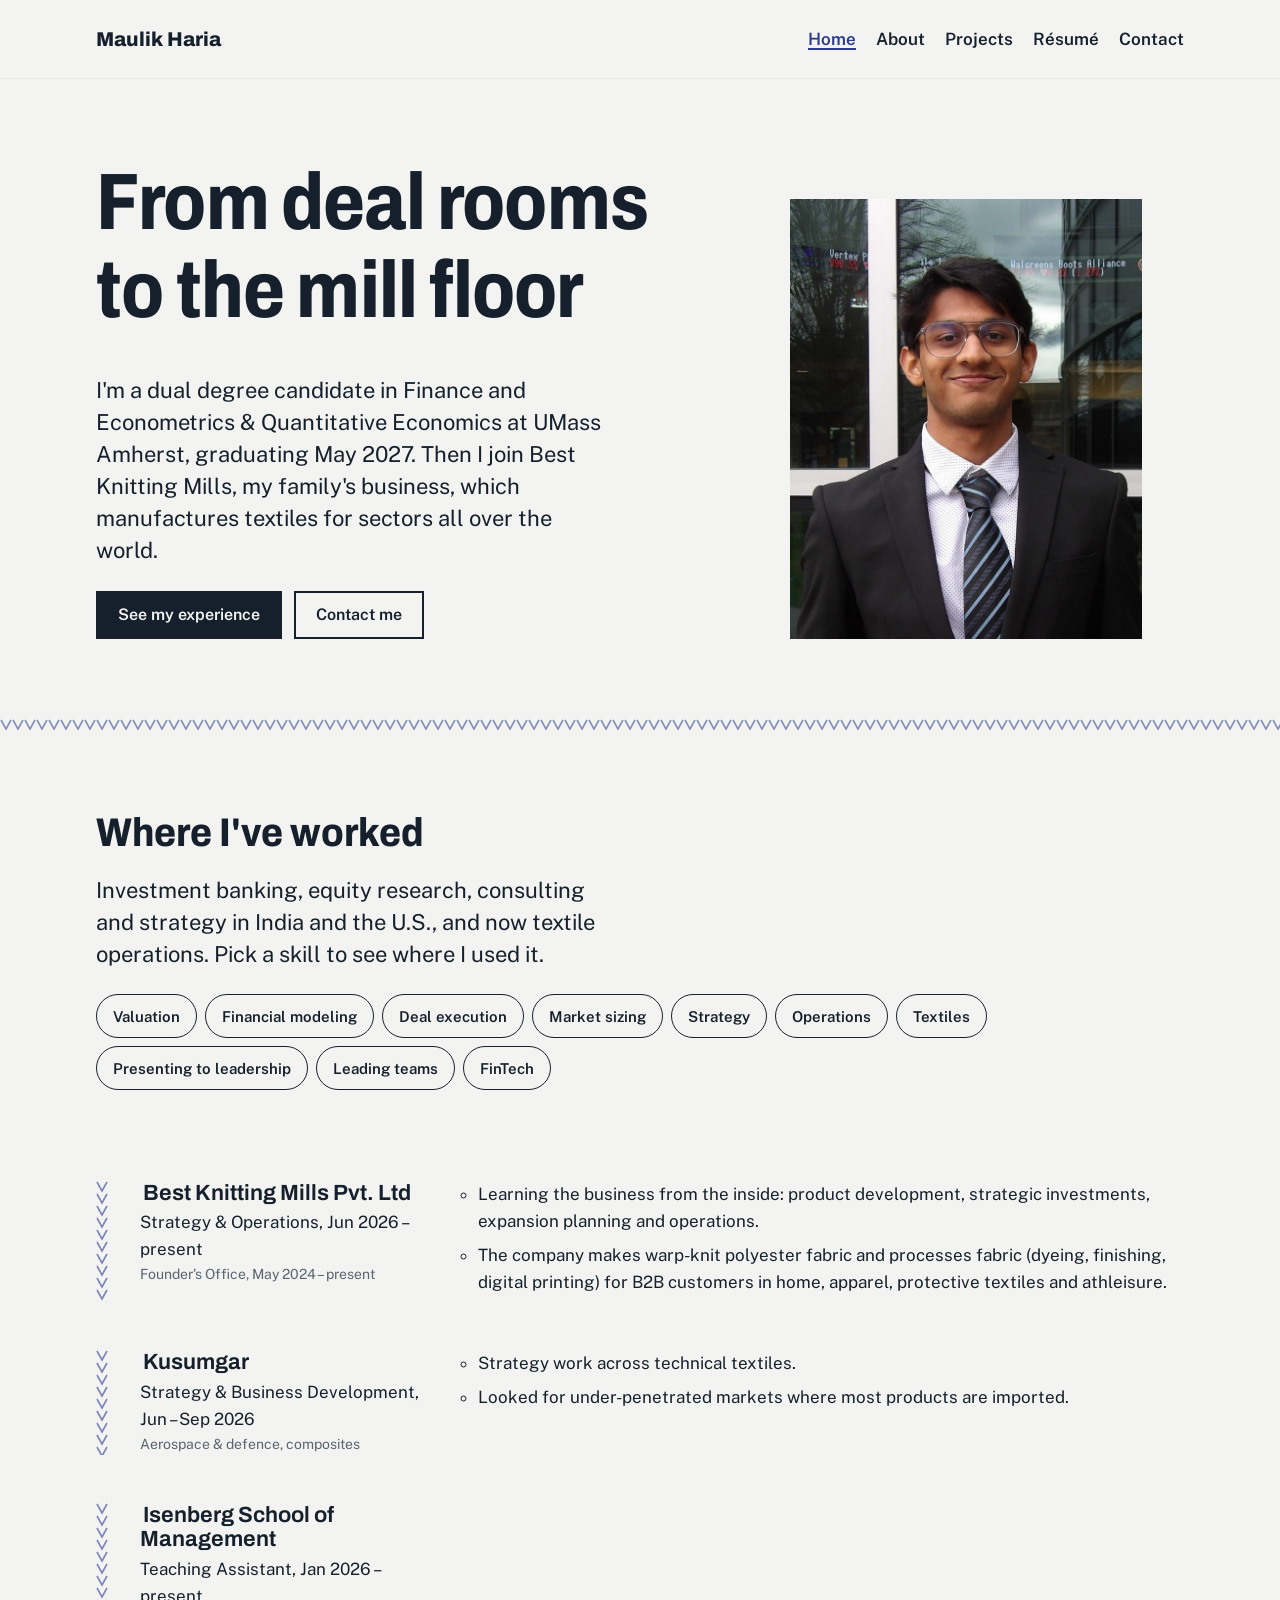
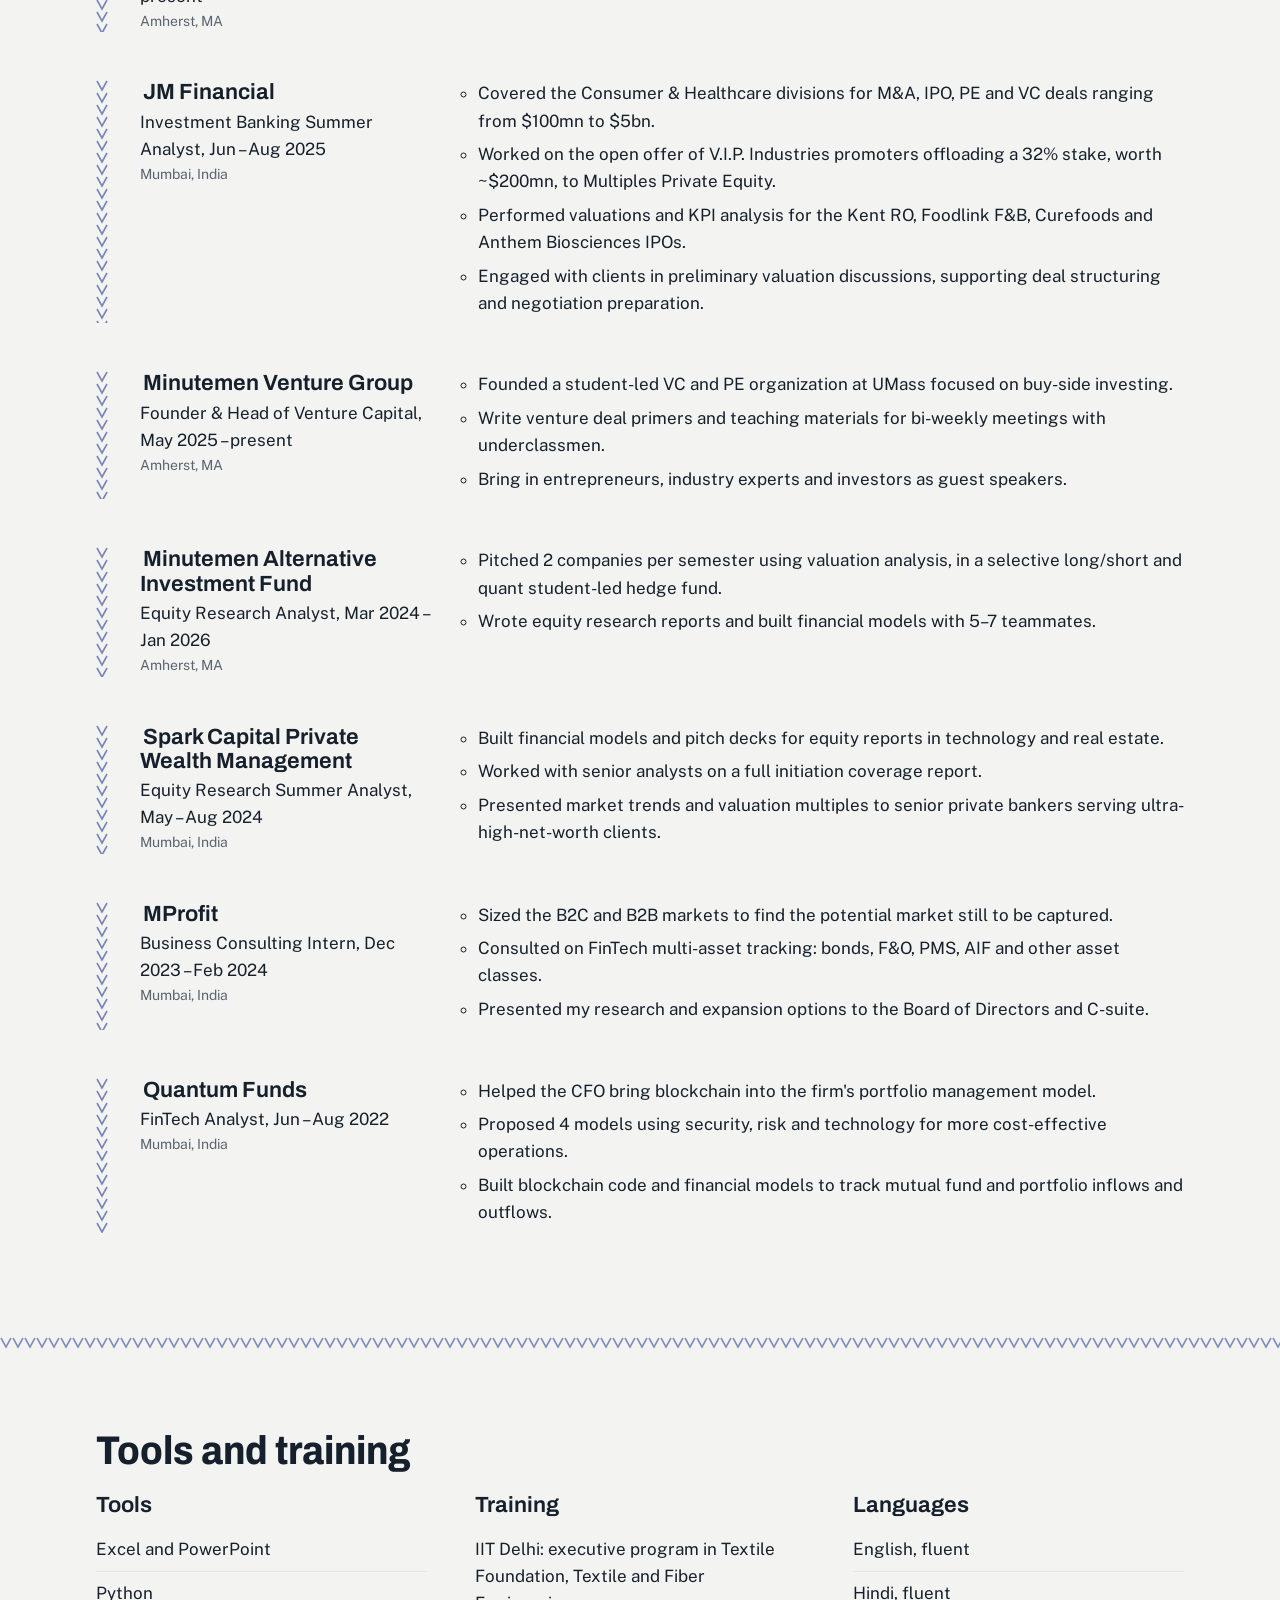
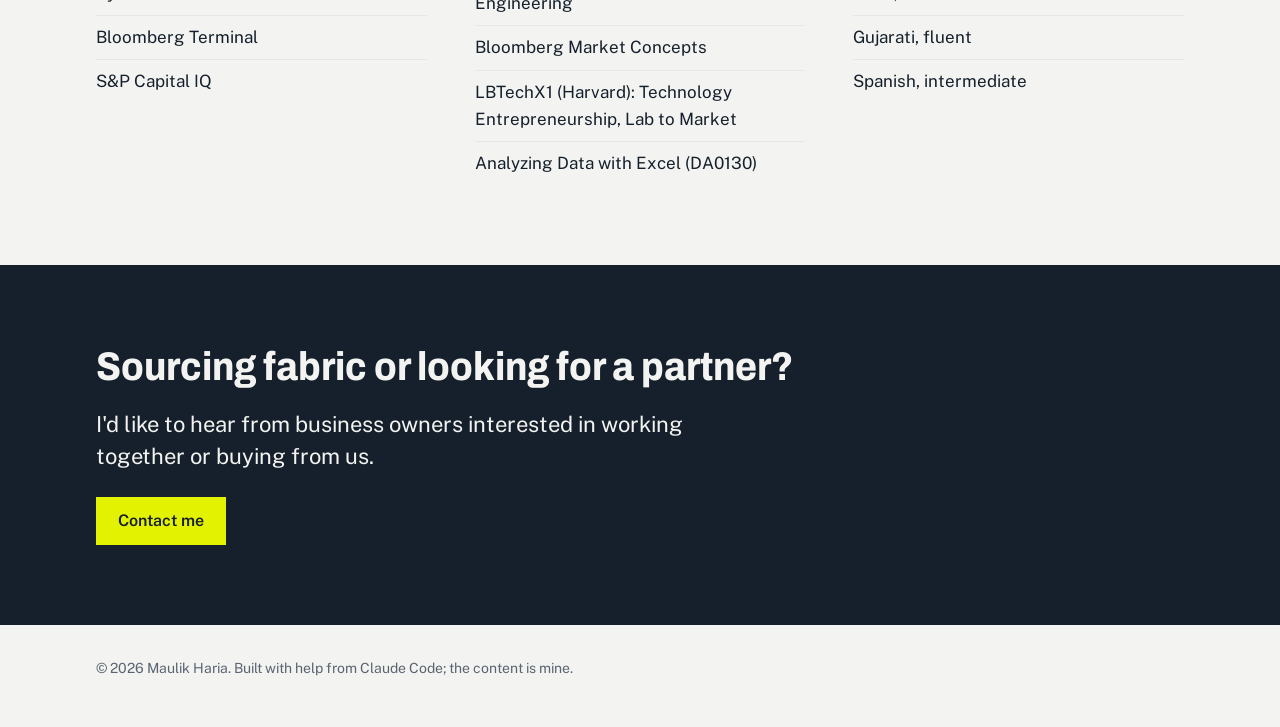
<file: index.html>
<!doctype html>
<html lang="en">
<head>
  <meta charset="utf-8">
  <meta name="viewport" content="width=device-width, initial-scale=1">
  <title>Maulik Haria | Finance, strategy and textiles</title>
  <meta name="description" content="Maulik Haria: dual degree candidate in Finance and Econometrics & Quantitative Economics at UMass Amherst, joining his family's textile manufacturing business after May 2027.">
  <meta name="theme-color" content="#16202C">
  <meta property="og:title" content="Maulik Haria | Finance, strategy and textiles">
  <meta property="og:description" content="Experience in investment banking, equity research, consulting and strategy, heading into textile manufacturing.">
  <meta property="og:type" content="website">
  <link rel="icon" href="./favicon.svg" type="image/svg+xml">
  <link rel="preconnect" href="https://fonts.googleapis.com">
  <link rel="preconnect" href="https://fonts.gstatic.com" crossorigin>
  <link href="https://fonts.googleapis.com/css2?family=Archivo:wdth,wght@75..100,500..800&family=Public+Sans:wght@400;600&display=swap" rel="stylesheet">
  <link rel="stylesheet" href="./styles.css">
</head>
<body>
  <a class="skip-link" href="#main">Skip to content</a>

  <header class="masthead">
    <div class="wrap">
      <a class="brand" href="./index.html">Maulik Haria</a>
      <nav class="nav" aria-label="Main">
        <ul>
          <li><a href="./index.html" aria-current="page">Home</a></li>
          <li><a href="./about.html">About</a></li>
          <li><a href="./projects.html">Projects</a></li>
          <li><a href="./resume.html">Résumé</a></li>
          <li><a href="./contact.html">Contact</a></li>
        </ul>
      </nav>
    </div>
  </header>

  <main id="main">
    <section class="hero">
      <div class="wrap">
        <div>
          <h1>From deal rooms to the mill floor</h1>
          <p class="lead">I'm a dual degree candidate in Finance and Econometrics &amp; Quantitative Economics at UMass Amherst, graduating May 2027. Then I join Best Knitting Mills, my family's business, which manufactures textiles for sectors all over the world.</p>
          <div class="actions">
            <a class="button" href="#experience">See my experience</a>
            <a class="button secondary" href="./contact.html">Contact me</a>
          </div>
        </div>
        <div class="portrait" data-alt="Portrait of Maulik Haria">
          <div class="portrait-fallback"><span>[PLACEHOLDER] Photo: save it as site/photo.jpg</span></div>
        </div>
      </div>
    </section>

    <hr class="course">

    <section id="experience">
      <div class="wrap">
        <h2>Where I've worked</h2>
        <p class="lead">Investment banking, equity research, consulting and strategy in India and the U.S., and now textile operations. Pick a skill to see where I used it.</p>

        <ul class="skills-bar" aria-label="Filter roles by skill">
          <li><button class="chip" type="button" data-skill="valuation" aria-pressed="false">Valuation</button></li>
          <li><button class="chip" type="button" data-skill="modeling" aria-pressed="false">Financial modeling</button></li>
          <li><button class="chip" type="button" data-skill="deals" aria-pressed="false">Deal execution</button></li>
          <li><button class="chip" type="button" data-skill="market" aria-pressed="false">Market sizing</button></li>
          <li><button class="chip" type="button" data-skill="strategy" aria-pressed="false">Strategy</button></li>
          <li><button class="chip" type="button" data-skill="operations" aria-pressed="false">Operations</button></li>
          <li><button class="chip" type="button" data-skill="textiles" aria-pressed="false">Textiles</button></li>
          <li><button class="chip" type="button" data-skill="presenting" aria-pressed="false">Presenting to leadership</button></li>
          <li><button class="chip" type="button" data-skill="leadership" aria-pressed="false">Leading teams</button></li>
          <li><button class="chip" type="button" data-skill="fintech" aria-pressed="false">FinTech</button></li>
        </ul>
        <p class="filter-status small muted" aria-live="polite"></p>

        <ol class="roles">
          <li class="role" data-skills="strategy operations textiles">
            <div class="role-head">
              <h3><mark>Best Knitting Mills Pvt. Ltd</mark></h3>
              <p>Strategy &amp; Operations, Jun 2026 – present</p>
              <p class="muted small">Founder's Office, May 2024 – present</p>
            </div>
            <div class="role-body">
              <ul>
                <li>Learning the business from the inside: product development, strategic investments, expansion planning and operations.</li>
                <li>The company makes warp-knit polyester fabric and processes fabric (dyeing, finishing, digital printing) for B2B customers in home, apparel, protective textiles and athleisure.</li>
              </ul>
            </div>
          </li>

          <li class="role" data-skills="strategy market textiles">
            <div class="role-head">
              <h3><mark>Kusumgar</mark></h3>
              <p>Strategy &amp; Business Development, Jun – Sep 2026</p>
              <p class="muted small">Aerospace &amp; defence, composites</p>
            </div>
            <div class="role-body">
              <ul>
                <li>Strategy work across technical textiles.</li>
                <li>Looked for under-penetrated markets where most products are imported.</li>
              </ul>
            </div>
          </li>

          <li class="role" data-skills="leadership presenting">
            <div class="role-head">
              <h3><mark>Isenberg School of Management</mark></h3>
              <p>Teaching Assistant, Jan 2026 – present</p>
              <p class="muted small">Amherst, MA</p>
            </div>
            <div class="role-body"></div>
          </li>

          <li class="role" data-skills="valuation modeling deals presenting">
            <div class="role-head">
              <h3><mark>JM Financial</mark></h3>
              <p>Investment Banking Summer Analyst, Jun – Aug 2025</p>
              <p class="muted small">Mumbai, India</p>
            </div>
            <div class="role-body">
              <ul>
                <li>Covered the Consumer &amp; Healthcare divisions for M&amp;A, IPO, PE and VC deals ranging from $100mn to $5bn.</li>
                <li>Worked on the open offer of V.I.P. Industries promoters offloading a 32% stake, worth ~$200mn, to Multiples Private Equity.</li>
                <li>Performed valuations and KPI analysis for the Kent RO, Foodlink F&amp;B, Curefoods and Anthem Biosciences IPOs.</li>
                <li>Engaged with clients in preliminary valuation discussions, supporting deal structuring and negotiation preparation.</li>
              </ul>
            </div>
          </li>

          <li class="role" data-skills="leadership presenting">
            <div class="role-head">
              <h3><mark>Minutemen Venture Group</mark></h3>
              <p>Founder &amp; Head of Venture Capital, May 2025 – present</p>
              <p class="muted small">Amherst, MA</p>
            </div>
            <div class="role-body">
              <ul>
                <li>Founded a student-led VC and PE organization at UMass focused on buy-side investing.</li>
                <li>Write venture deal primers and teaching materials for bi-weekly meetings with underclassmen.</li>
                <li>Bring in entrepreneurs, industry experts and investors as guest speakers.</li>
              </ul>
            </div>
          </li>

          <li class="role" data-skills="valuation modeling">
            <div class="role-head">
              <h3><mark>Minutemen Alternative Investment Fund</mark></h3>
              <p>Equity Research Analyst, Mar 2024 – Jan 2026</p>
              <p class="muted small">Amherst, MA</p>
            </div>
            <div class="role-body">
              <ul>
                <li>Pitched 2 companies per semester using valuation analysis, in a selective long/short and quant student-led hedge fund.</li>
                <li>Wrote equity research reports and built financial models with 5–7 teammates.</li>
              </ul>
            </div>
          </li>

          <li class="role" data-skills="valuation modeling presenting">
            <div class="role-head">
              <h3><mark>Spark Capital Private Wealth Management</mark></h3>
              <p>Equity Research Summer Analyst, May – Aug 2024</p>
              <p class="muted small">Mumbai, India</p>
            </div>
            <div class="role-body">
              <ul>
                <li>Built financial models and pitch decks for equity reports in technology and real estate.</li>
                <li>Worked with senior analysts on a full initiation coverage report.</li>
                <li>Presented market trends and valuation multiples to senior private bankers serving ultra-high-net-worth clients.</li>
              </ul>
            </div>
          </li>

          <li class="role" data-skills="market strategy presenting fintech">
            <div class="role-head">
              <h3><mark>MProfit</mark></h3>
              <p>Business Consulting Intern, Dec 2023 – Feb 2024</p>
              <p class="muted small">Mumbai, India</p>
            </div>
            <div class="role-body">
              <ul>
                <li>Sized the B2C and B2B markets to find the potential market still to be captured.</li>
                <li>Consulted on FinTech multi-asset tracking: bonds, F&amp;O, PMS, AIF and other asset classes.</li>
                <li>Presented my research and expansion options to the Board of Directors and C-suite.</li>
              </ul>
            </div>
          </li>

          <li class="role" data-skills="modeling fintech">
            <div class="role-head">
              <h3><mark>Quantum Funds</mark></h3>
              <p>FinTech Analyst, Jun – Aug 2022</p>
              <p class="muted small">Mumbai, India</p>
            </div>
            <div class="role-body">
              <ul>
                <li>Helped the CFO bring blockchain into the firm's portfolio management model.</li>
                <li>Proposed 4 models using security, risk and technology for more cost-effective operations.</li>
                <li>Built blockchain code and financial models to track mutual fund and portfolio inflows and outflows.</li>
              </ul>
            </div>
          </li>
        </ol>
      </div>
    </section>

    <hr class="course">

    <section>
      <div class="wrap">
        <h2>Tools and training</h2>
        <div class="columns three">
          <div>
            <h3>Tools</h3>
            <ul class="plain-list">
              <li>Excel and PowerPoint</li>
              <li>Python</li>
              <li>Bloomberg Terminal</li>
              <li>S&amp;P Capital IQ</li>
            </ul>
          </div>
          <div>
            <h3>Training</h3>
            <ul class="plain-list">
              <li>IIT Delhi: executive program in Textile Foundation, Textile and Fiber Engineering</li>
              <li>Bloomberg Market Concepts</li>
              <li>LBTechX1 (Harvard): Technology Entrepreneurship, Lab to Market</li>
              <li>Analyzing Data with Excel (DA0130)</li>
            </ul>
          </div>
          <div>
            <h3>Languages</h3>
            <ul class="plain-list">
              <li>English, fluent</li>
              <li>Hindi, fluent</li>
              <li>Gujarati, fluent</li>
              <li>Spanish, intermediate</li>
            </ul>
          </div>
        </div>
      </div>
    </section>

    <section class="band">
      <div class="wrap">
        <h2>Sourcing fabric or looking for a partner?</h2>
        <p class="lead">I'd like to hear from business owners interested in working together or buying from us.</p>
        <div class="actions">
          <a class="button" href="./contact.html">Contact me</a>
        </div>
      </div>
    </section>
  </main>

  <footer class="site-footer">
    <div class="wrap">
      <p class="small muted">© 2026 Maulik Haria. Built with help from Claude Code; the content is mine.</p>
    </div>
  </footer>

  <script src="./app.js"></script>
</body>
</html>
</file>
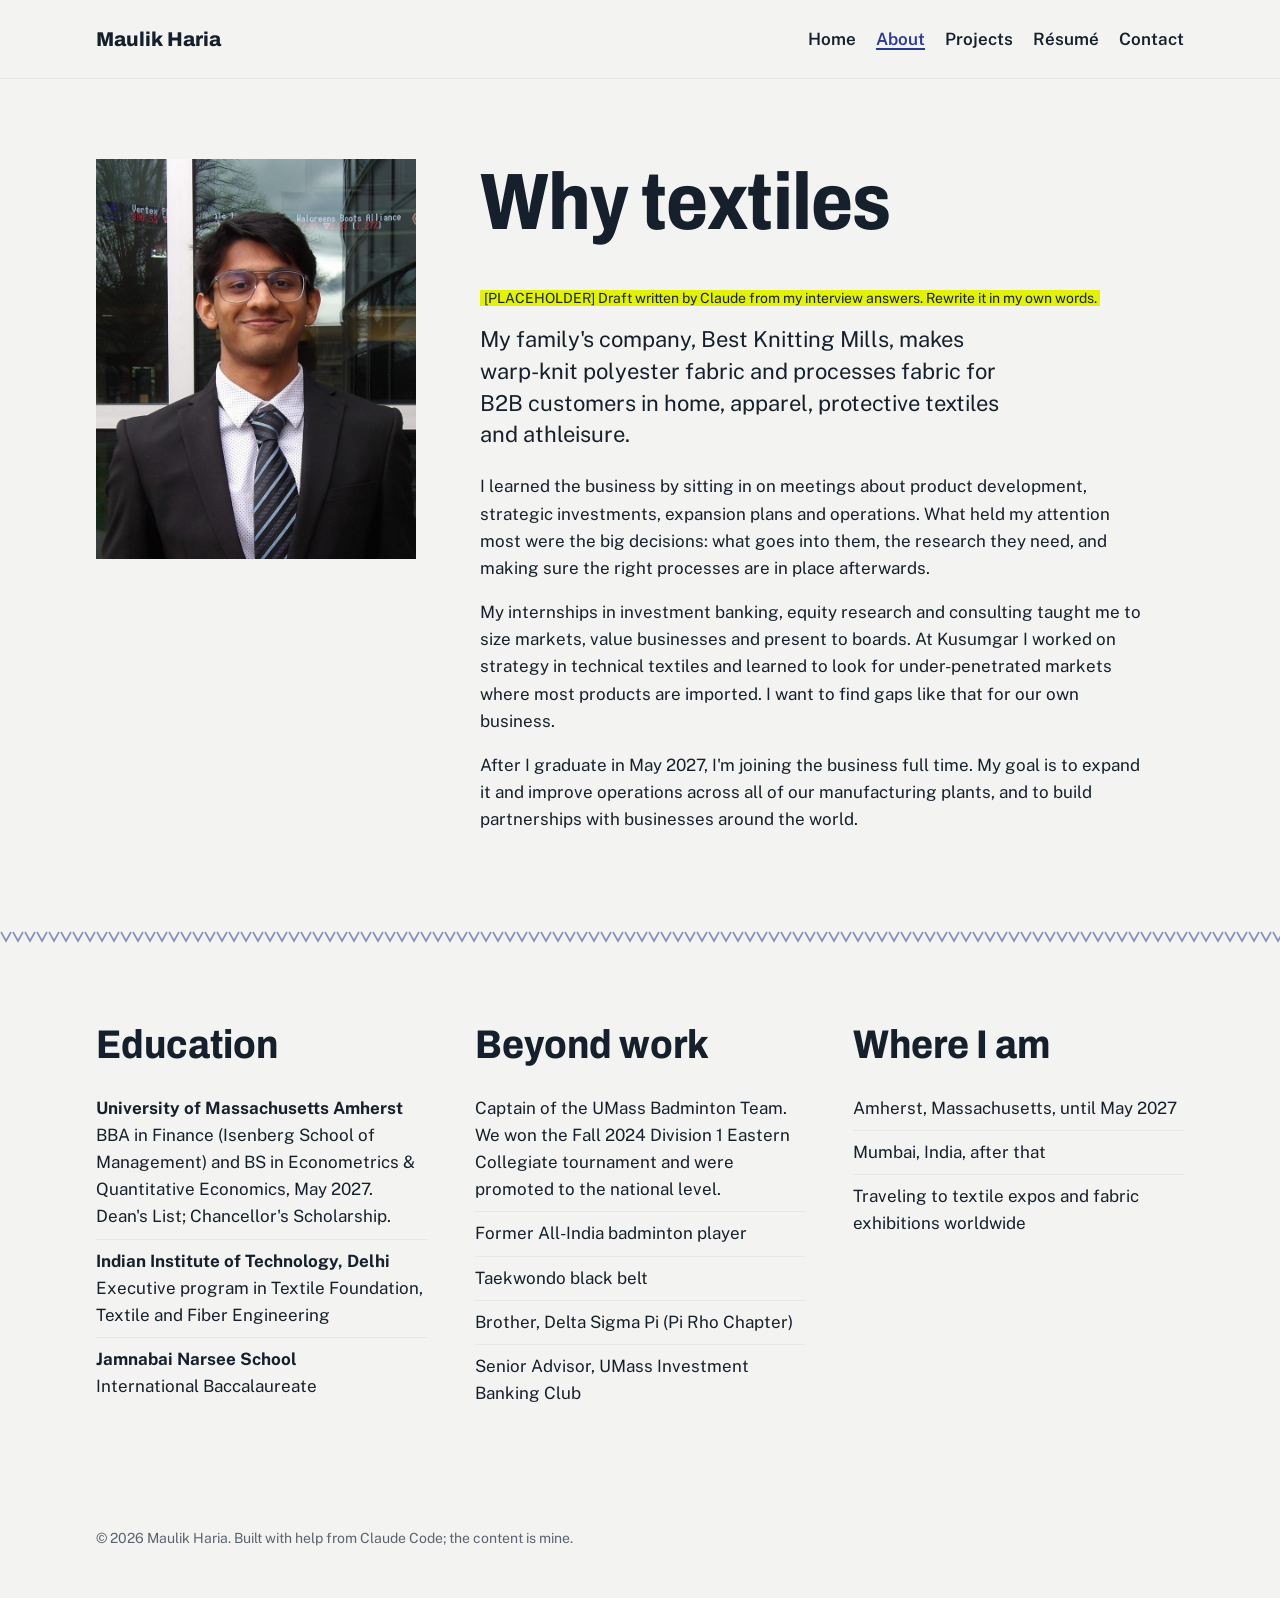
<file: about.html>
<!doctype html>
<html lang="en">
<head>
  <meta charset="utf-8">
  <meta name="viewport" content="width=device-width, initial-scale=1">
  <title>About | Maulik Haria</title>
  <meta name="description" content="Why Maulik Haria is heading into textile manufacturing, and what he brings to it.">
  <meta name="theme-color" content="#16202C">
  <meta property="og:title" content="About | Maulik Haria">
  <meta property="og:description" content="Why I'm heading into textile manufacturing, and what I bring to it.">
  <meta property="og:type" content="website">
  <link rel="icon" href="./favicon.svg" type="image/svg+xml">
  <link rel="preconnect" href="https://fonts.googleapis.com">
  <link rel="preconnect" href="https://fonts.gstatic.com" crossorigin>
  <link href="https://fonts.googleapis.com/css2?family=Archivo:wdth,wght@75..100,500..800&family=Public+Sans:wght@400;600&display=swap" rel="stylesheet">
  <link rel="stylesheet" href="./styles.css">
</head>
<body>
  <a class="skip-link" href="#main">Skip to content</a>

  <header class="masthead">
    <div class="wrap">
      <a class="brand" href="./index.html">Maulik Haria</a>
      <nav class="nav" aria-label="Main">
        <ul>
          <li><a href="./index.html">Home</a></li>
          <li><a href="./about.html" aria-current="page">About</a></li>
          <li><a href="./projects.html">Projects</a></li>
          <li><a href="./resume.html">Résumé</a></li>
          <li><a href="./contact.html">Contact</a></li>
        </ul>
      </nav>
    </div>
  </header>

  <main id="main">
    <section>
      <div class="wrap split">
        <div class="portrait" data-alt="Portrait of Maulik Haria">
          <div class="portrait-fallback"><span>[PLACEHOLDER] Photo: save it as site/photo.jpg</span></div>
        </div>
        <div class="prose">
          <h1>Why textiles</h1>
          <p class="small"><span class="placeholder">[PLACEHOLDER] Draft written by Claude from my interview answers. Rewrite it in my own words.</span></p>
          <p class="lead">My family's company, Best Knitting Mills, makes warp-knit polyester fabric and processes fabric for B2B customers in home, apparel, protective textiles and athleisure.</p>
          <p>I learned the business by sitting in on meetings about product development, strategic investments, expansion plans and operations. What held my attention most were the big decisions: what goes into them, the research they need, and making sure the right processes are in place afterwards.</p>
          <p>My internships in investment banking, equity research and consulting taught me to size markets, value businesses and present to boards. At Kusumgar I worked on strategy in technical textiles and learned to look for under-penetrated markets where most products are imported. I want to find gaps like that for our own business.</p>
          <p>After I graduate in May 2027, I'm joining the business full time. My goal is to expand it and improve operations across all of our manufacturing plants, and to build partnerships with businesses around the world.</p>
        </div>
      </div>
    </section>

    <hr class="course">

    <section>
      <div class="wrap columns three">
        <div>
          <h2>Education</h2>
          <ul class="plain-list">
            <li><strong>University of Massachusetts Amherst</strong><br>BBA in Finance (Isenberg School of Management) and BS in Econometrics &amp; Quantitative Economics, May 2027. Dean's List; Chancellor's Scholarship.</li>
            <li><strong>Indian Institute of Technology, Delhi</strong><br>Executive program in Textile Foundation, Textile and Fiber Engineering</li>
            <li><strong>Jamnabai Narsee School</strong><br>International Baccalaureate</li>
          </ul>
        </div>
        <div>
          <h2>Beyond work</h2>
          <ul class="plain-list">
            <li>Captain of the UMass Badminton Team. We won the Fall 2024 Division 1 Eastern Collegiate tournament and were promoted to the national level.</li>
            <li>Former All-India badminton player</li>
            <li>Taekwondo black belt</li>
            <li>Brother, Delta Sigma Pi (Pi Rho Chapter)</li>
            <li>Senior Advisor, UMass Investment Banking Club</li>
          </ul>
        </div>
        <div>
          <h2>Where I am</h2>
          <ul class="plain-list">
            <li>Amherst, Massachusetts, until May 2027</li>
            <li>Mumbai, India, after that</li>
            <li>Traveling to textile expos and fabric exhibitions worldwide</li>
          </ul>
        </div>
      </div>
    </section>
  </main>

  <footer class="site-footer">
    <div class="wrap">
      <p class="small muted">© 2026 Maulik Haria. Built with help from Claude Code; the content is mine.</p>
    </div>
  </footer>

  <script src="./app.js"></script>
</body>
</html>
</file>
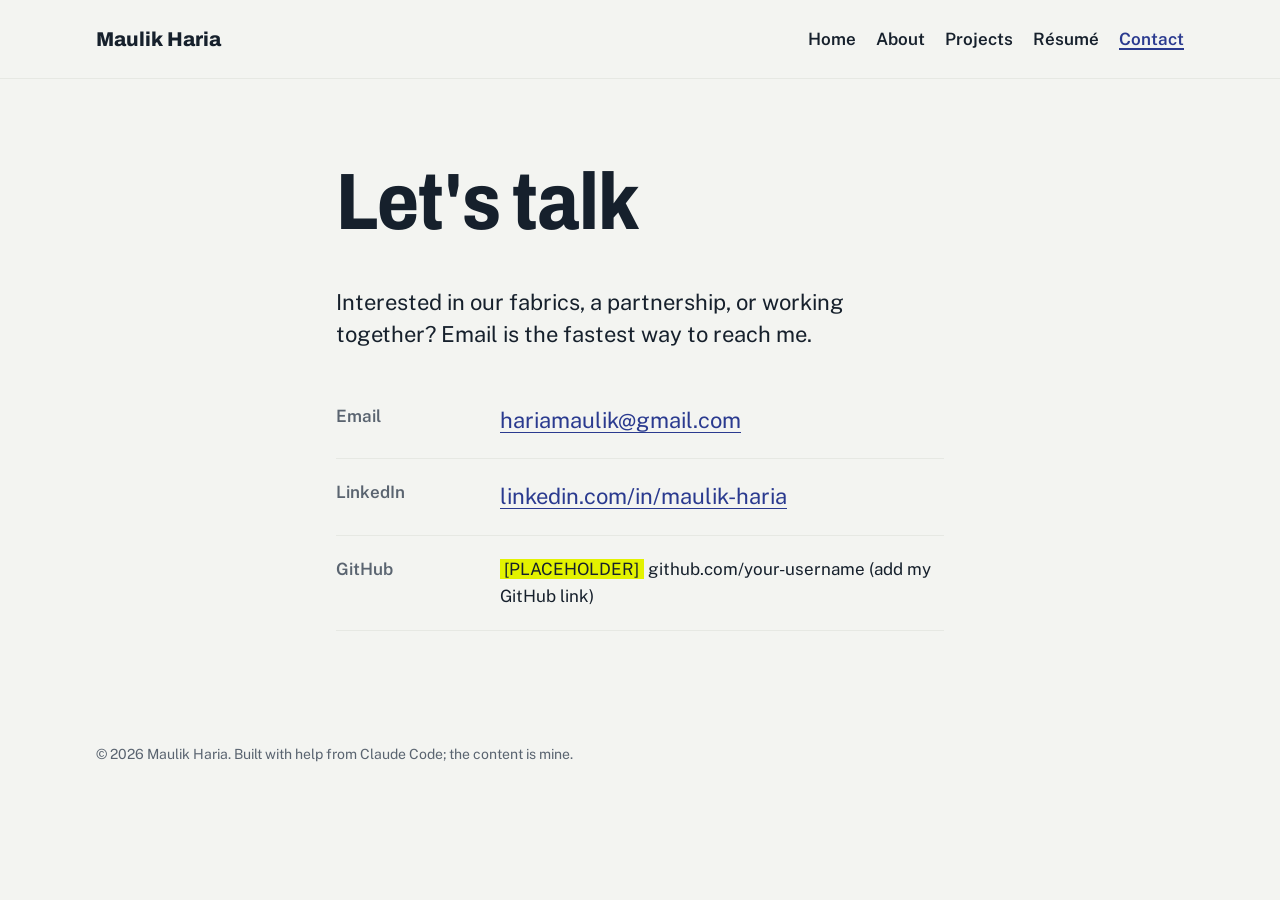
<file: contact.html>
<!doctype html>
<html lang="en">
<head>
  <meta charset="utf-8">
  <meta name="viewport" content="width=device-width, initial-scale=1">
  <title>Contact | Maulik Haria</title>
  <meta name="description" content="Contact Maulik Haria about textile sourcing, partnerships or collaboration.">
  <meta name="theme-color" content="#16202C">
  <meta property="og:title" content="Contact | Maulik Haria">
  <meta property="og:description" content="Get in touch about textile sourcing, partnerships or collaboration.">
  <meta property="og:type" content="website">
  <link rel="icon" href="./favicon.svg" type="image/svg+xml">
  <link rel="preconnect" href="https://fonts.googleapis.com">
  <link rel="preconnect" href="https://fonts.gstatic.com" crossorigin>
  <link href="https://fonts.googleapis.com/css2?family=Archivo:wdth,wght@75..100,500..800&family=Public+Sans:wght@400;600&display=swap" rel="stylesheet">
  <link rel="stylesheet" href="./styles.css">
</head>
<body>
  <a class="skip-link" href="#main">Skip to content</a>

  <header class="masthead">
    <div class="wrap">
      <a class="brand" href="./index.html">Maulik Haria</a>
      <nav class="nav" aria-label="Main">
        <ul>
          <li><a href="./index.html">Home</a></li>
          <li><a href="./about.html">About</a></li>
          <li><a href="./projects.html">Projects</a></li>
          <li><a href="./resume.html">Résumé</a></li>
          <li><a href="./contact.html" aria-current="page">Contact</a></li>
        </ul>
      </nav>
    </div>
  </header>

  <main id="main">
    <section>
      <div class="wrap prose">
        <h1>Let's talk</h1>
        <p class="lead">Interested in our fabrics, a partnership, or working together? Email is the fastest way to reach me.</p>

        <ul class="contact-list">
          <li>
            <span class="label">Email</span>
            <a href="mailto:hariamaulik@gmail.com">hariamaulik@gmail.com</a>
          </li>
          <li>
            <span class="label">LinkedIn</span>
            <a href="https://www.linkedin.com/in/maulik-haria" rel="noopener">linkedin.com/in/maulik-haria</a>
          </li>
          <li>
            <span class="label">GitHub</span>
            <span><span class="placeholder">[PLACEHOLDER]</span> github.com/your-username (add my GitHub link)</span>
          </li>
        </ul>
      </div>
    </section>
  </main>

  <footer class="site-footer">
    <div class="wrap">
      <p class="small muted">© 2026 Maulik Haria. Built with help from Claude Code; the content is mine.</p>
    </div>
  </footer>

  <script src="./app.js"></script>
</body>
</html>
</file>
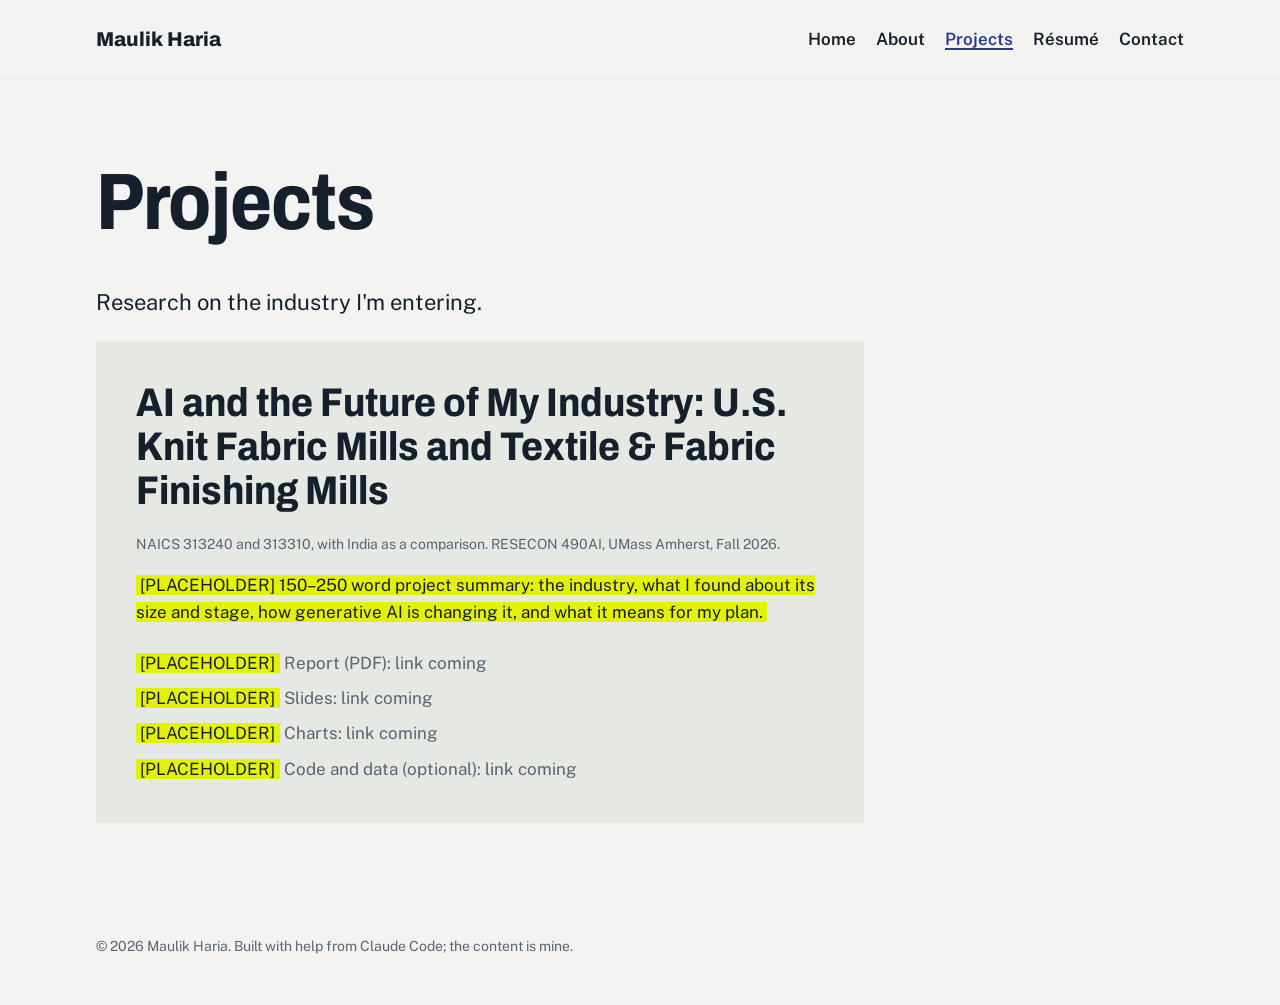
<file: projects.html>
<!doctype html>
<html lang="en">
<head>
  <meta charset="utf-8">
  <meta name="viewport" content="width=device-width, initial-scale=1">
  <title>Projects | Maulik Haria</title>
  <meta name="description" content="Maulik Haria's industry study of U.S. knit fabric mills and textile finishing mills, and how generative AI is changing them.">
  <meta name="theme-color" content="#16202C">
  <meta property="og:title" content="Projects | Maulik Haria">
  <meta property="og:description" content="An industry study of U.S. knit fabric mills and textile finishing mills, and how generative AI is changing them.">
  <meta property="og:type" content="website">
  <link rel="icon" href="./favicon.svg" type="image/svg+xml">
  <link rel="preconnect" href="https://fonts.googleapis.com">
  <link rel="preconnect" href="https://fonts.gstatic.com" crossorigin>
  <link href="https://fonts.googleapis.com/css2?family=Archivo:wdth,wght@75..100,500..800&family=Public+Sans:wght@400;600&display=swap" rel="stylesheet">
  <link rel="stylesheet" href="./styles.css">
</head>
<body>
  <a class="skip-link" href="#main">Skip to content</a>

  <header class="masthead">
    <div class="wrap">
      <a class="brand" href="./index.html">Maulik Haria</a>
      <nav class="nav" aria-label="Main">
        <ul>
          <li><a href="./index.html">Home</a></li>
          <li><a href="./about.html">About</a></li>
          <li><a href="./projects.html" aria-current="page">Projects</a></li>
          <li><a href="./resume.html">Résumé</a></li>
          <li><a href="./contact.html">Contact</a></li>
        </ul>
      </nav>
    </div>
  </header>

  <main id="main">
    <section>
      <div class="wrap">
        <h1>Projects</h1>
        <p class="lead">Research on the industry I'm entering.</p>

        <article class="project">
          <h2>AI and the Future of My Industry: U.S. Knit Fabric Mills and Textile &amp; Fabric Finishing Mills</h2>
          <p class="meta">NAICS 313240 and 313310, with India as a comparison. RESECON 490AI, UMass Amherst, Fall 2026.</p>
          <p><span class="placeholder">[PLACEHOLDER] 150–250 word project summary: the industry, what I found about its size and stage, how generative AI is changing it, and what it means for my plan.</span></p>
          <ul class="link-list">
            <li class="pending"><span class="placeholder">[PLACEHOLDER]</span> Report (PDF): link coming</li>
            <li class="pending"><span class="placeholder">[PLACEHOLDER]</span> Slides: link coming</li>
            <li class="pending"><span class="placeholder">[PLACEHOLDER]</span> Charts: link coming</li>
            <li class="pending"><span class="placeholder">[PLACEHOLDER]</span> Code and data (optional): link coming</li>
          </ul>
        </article>
      </div>
    </section>
  </main>

  <footer class="site-footer">
    <div class="wrap">
      <p class="small muted">© 2026 Maulik Haria. Built with help from Claude Code; the content is mine.</p>
    </div>
  </footer>

  <script src="./app.js"></script>
</body>
</html>
</file>
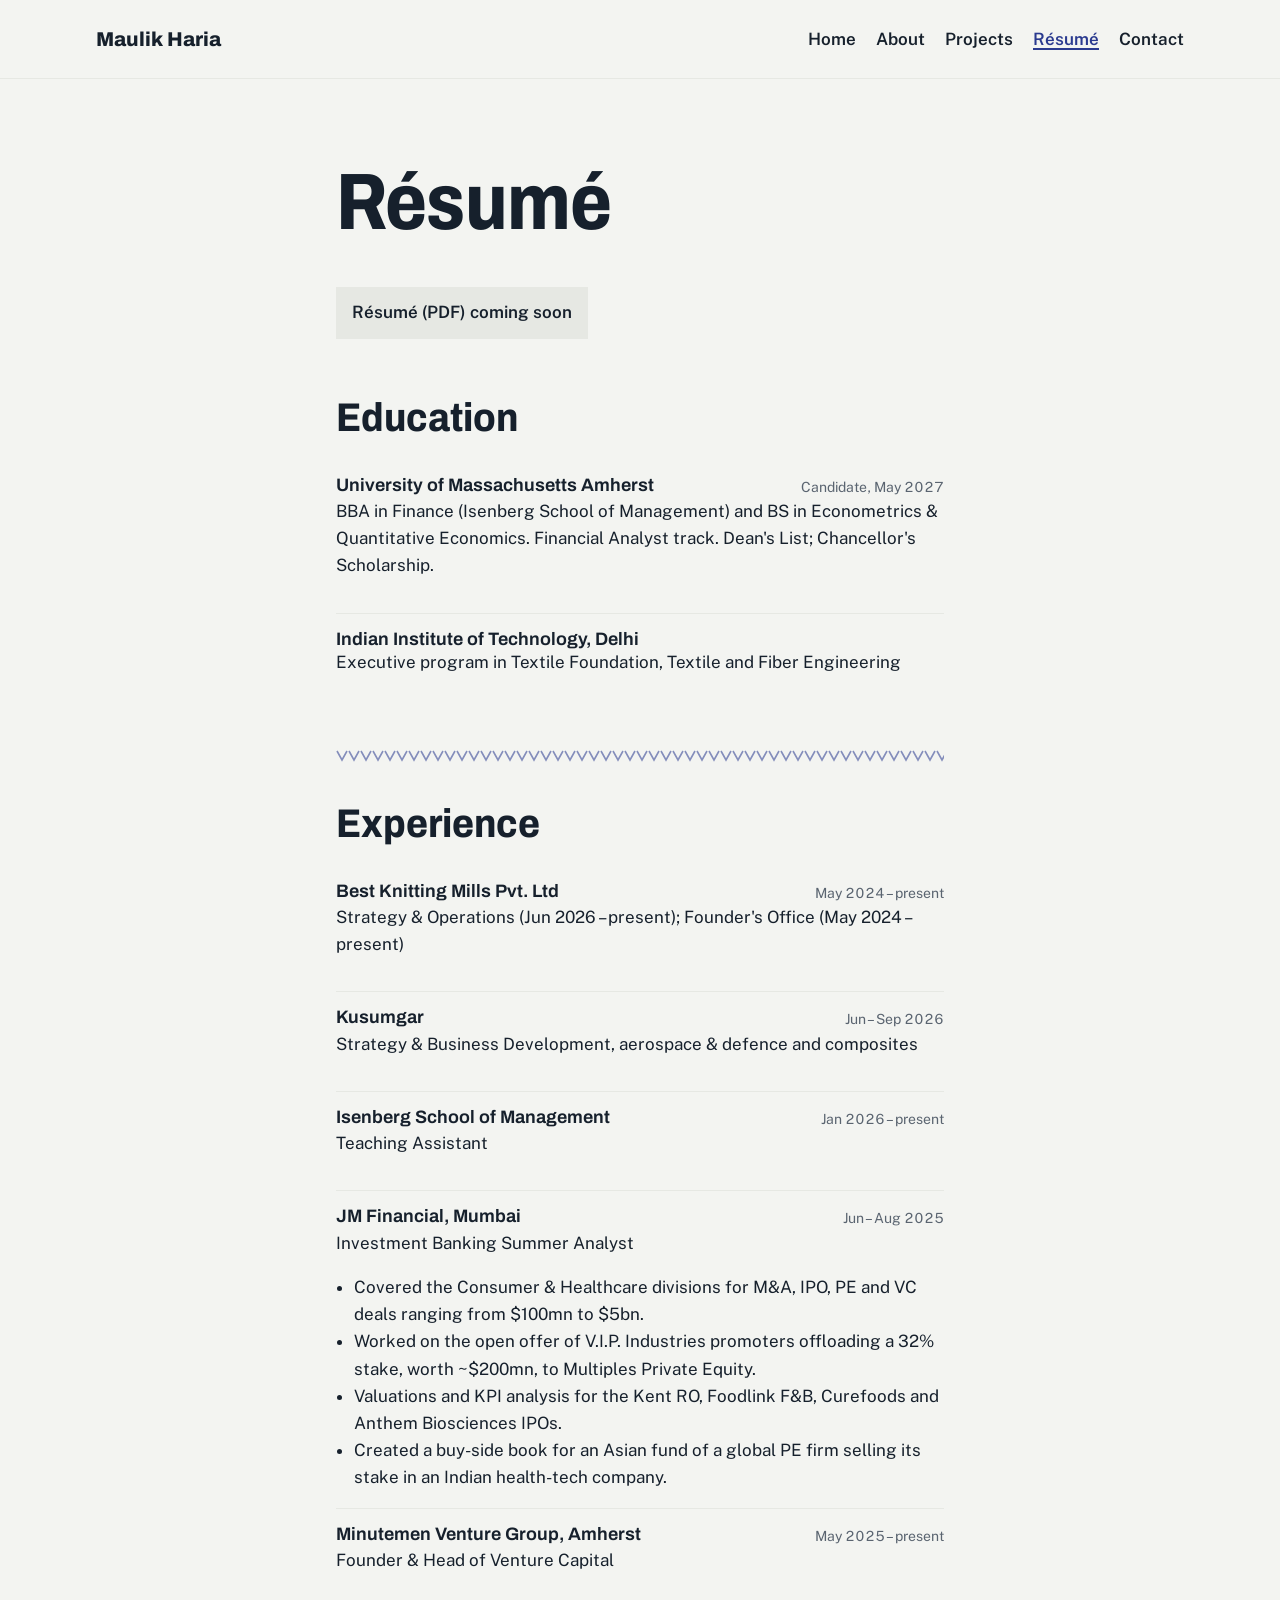
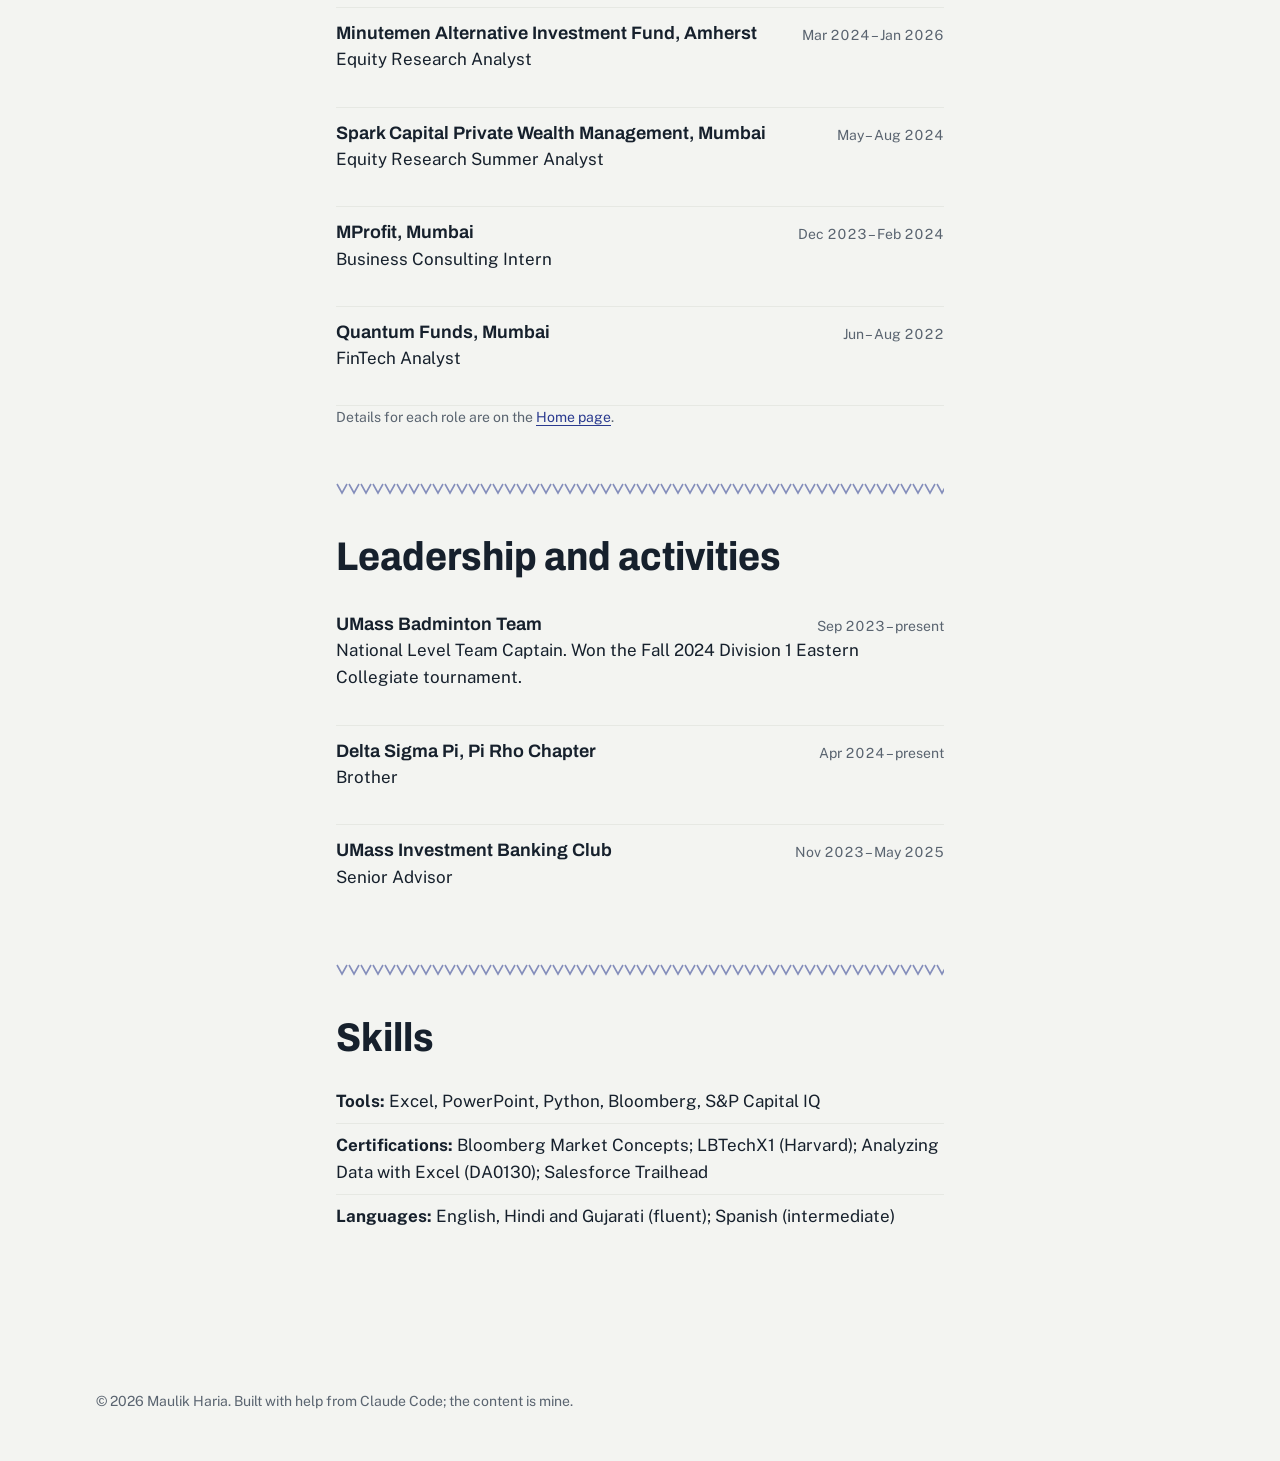
<file: resume.html>
<!doctype html>
<html lang="en">
<head>
  <meta charset="utf-8">
  <meta name="viewport" content="width=device-width, initial-scale=1">
  <title>Résumé | Maulik Haria</title>
  <meta name="description" content="Résumé of Maulik Haria: education, experience in investment banking, equity research, consulting and textile strategy.">
  <meta name="theme-color" content="#16202C">
  <meta property="og:title" content="Résumé | Maulik Haria">
  <meta property="og:description" content="Education and experience in investment banking, equity research, consulting and textile strategy.">
  <meta property="og:type" content="website">
  <link rel="icon" href="./favicon.svg" type="image/svg+xml">
  <link rel="preconnect" href="https://fonts.googleapis.com">
  <link rel="preconnect" href="https://fonts.gstatic.com" crossorigin>
  <link href="https://fonts.googleapis.com/css2?family=Archivo:wdth,wght@75..100,500..800&family=Public+Sans:wght@400;600&display=swap" rel="stylesheet">
  <link rel="stylesheet" href="./styles.css">
</head>
<body>
  <a class="skip-link" href="#main">Skip to content</a>

  <header class="masthead">
    <div class="wrap">
      <a class="brand" href="./index.html">Maulik Haria</a>
      <nav class="nav" aria-label="Main">
        <ul>
          <li><a href="./index.html">Home</a></li>
          <li><a href="./about.html">About</a></li>
          <li><a href="./projects.html">Projects</a></li>
          <li><a href="./resume.html" aria-current="page">Résumé</a></li>
          <li><a href="./contact.html">Contact</a></li>
        </ul>
      </nav>
    </div>
  </header>

  <main id="main">
    <section>
      <div class="wrap prose">
        <h1>Résumé</h1>
        <!-- When site/resume.pdf exists, replace this line with:
             <a class="button" href="./resume.pdf">Download résumé (PDF)</a> -->
        <p class="pdf-note">Résumé (PDF) coming soon</p>

        <div class="cv-section">
          <h2>Education</h2>
          <div class="cv-entry">
            <header><h3>University of Massachusetts Amherst</h3><span class="when">Candidate, May 2027</span></header>
            <p>BBA in Finance (Isenberg School of Management) and BS in Econometrics &amp; Quantitative Economics. Financial Analyst track. Dean's List; Chancellor's Scholarship.</p>
          </div>
          <div class="cv-entry">
            <header><h3>Indian Institute of Technology, Delhi</h3></header>
            <p>Executive program in Textile Foundation, Textile and Fiber Engineering</p>
          </div>
        </div>

        <hr class="course">

        <div class="cv-section">
          <h2>Experience</h2>
          <div class="cv-entry">
            <header><h3>Best Knitting Mills Pvt. Ltd</h3><span class="when">May 2024 – present</span></header>
            <p>Strategy &amp; Operations (Jun 2026 – present); Founder's Office (May 2024 – present)</p>
          </div>
          <div class="cv-entry">
            <header><h3>Kusumgar</h3><span class="when">Jun – Sep 2026</span></header>
            <p>Strategy &amp; Business Development, aerospace &amp; defence and composites</p>
          </div>
          <div class="cv-entry">
            <header><h3>Isenberg School of Management</h3><span class="when">Jan 2026 – present</span></header>
            <p>Teaching Assistant</p>
          </div>
          <div class="cv-entry">
            <header><h3>JM Financial, Mumbai</h3><span class="when">Jun – Aug 2025</span></header>
            <p>Investment Banking Summer Analyst</p>
            <ul>
              <li>Covered the Consumer &amp; Healthcare divisions for M&amp;A, IPO, PE and VC deals ranging from $100mn to $5bn.</li>
              <li>Worked on the open offer of V.I.P. Industries promoters offloading a 32% stake, worth ~$200mn, to Multiples Private Equity.</li>
              <li>Valuations and KPI analysis for the Kent RO, Foodlink F&amp;B, Curefoods and Anthem Biosciences IPOs.</li>
              <li>Created a buy-side book for an Asian fund of a global PE firm selling its stake in an Indian health-tech company.</li>
            </ul>
          </div>
          <div class="cv-entry">
            <header><h3>Minutemen Venture Group, Amherst</h3><span class="when">May 2025 – present</span></header>
            <p>Founder &amp; Head of Venture Capital</p>
          </div>
          <div class="cv-entry">
            <header><h3>Minutemen Alternative Investment Fund, Amherst</h3><span class="when">Mar 2024 – Jan 2026</span></header>
            <p>Equity Research Analyst</p>
          </div>
          <div class="cv-entry">
            <header><h3>Spark Capital Private Wealth Management, Mumbai</h3><span class="when">May – Aug 2024</span></header>
            <p>Equity Research Summer Analyst</p>
          </div>
          <div class="cv-entry">
            <header><h3>MProfit, Mumbai</h3><span class="when">Dec 2023 – Feb 2024</span></header>
            <p>Business Consulting Intern</p>
          </div>
          <div class="cv-entry">
            <header><h3>Quantum Funds, Mumbai</h3><span class="when">Jun – Aug 2022</span></header>
            <p>FinTech Analyst</p>
          </div>
          <p class="small muted">Details for each role are on the <a href="./index.html#experience">Home page</a>.</p>
        </div>

        <hr class="course">

        <div class="cv-section">
          <h2>Leadership and activities</h2>
          <div class="cv-entry">
            <header><h3>UMass Badminton Team</h3><span class="when">Sep 2023 – present</span></header>
            <p>National Level Team Captain. Won the Fall 2024 Division 1 Eastern Collegiate tournament.</p>
          </div>
          <div class="cv-entry">
            <header><h3>Delta Sigma Pi, Pi Rho Chapter</h3><span class="when">Apr 2024 – present</span></header>
            <p>Brother</p>
          </div>
          <div class="cv-entry">
            <header><h3>UMass Investment Banking Club</h3><span class="when">Nov 2023 – May 2025</span></header>
            <p>Senior Advisor</p>
          </div>
        </div>

        <hr class="course">

        <div class="cv-section">
          <h2>Skills</h2>
          <ul class="plain-list">
            <li><strong>Tools:</strong> Excel, PowerPoint, Python, Bloomberg, S&amp;P Capital IQ</li>
            <li><strong>Certifications:</strong> Bloomberg Market Concepts; LBTechX1 (Harvard); Analyzing Data with Excel (DA0130); Salesforce Trailhead</li>
            <li><strong>Languages:</strong> English, Hindi and Gujarati (fluent); Spanish (intermediate)</li>
          </ul>
        </div>
      </div>
    </section>
  </main>

  <footer class="site-footer">
    <div class="wrap">
      <p class="small muted">© 2026 Maulik Haria. Built with help from Claude Code; the content is mine.</p>
    </div>
  </footer>

  <script src="./app.js"></script>
</body>
</html>
</file>
<file: styles.css>
/* Maulik Haria — personal site
   Design idea: the warp-knit structure. Each role on the Home page carries a
   vertical chain of knit loops (a "warp thread"); sections are separated by a
   horizontal row of stitches. Tokens first, then base, layout, components. */

:root {
  /* Colors: greige (undyed fabric), indigo (dyed yarn), hi-vis (safety fabric) */
  --ground: #F3F4F1;
  --ink: #16202C;
  --accent: #2A3A8F;
  --surface: #E6E8E3;
  --muted: #5A6470;
  --signal: #E3F200;

  /* Five type sizes, far apart */
  --size-small: 0.875rem;
  --size-body: 1.0625rem;
  --size-lead: 1.375rem;
  --size-h2: clamp(1.75rem, 3.5vw, 2.5rem);
  --size-hero: clamp(2.5rem, 7vw, 5rem);

  --font-display: "Archivo", "Helvetica Neue", Arial, sans-serif;
  --font-body: "Public Sans", "Helvetica Neue", Arial, sans-serif;

  --gutter: 16px;
  --max: 72rem;

  /* One knit stitch (a "V"), reused for the warp threads and the dividers */
  --stitch: url("data:image/svg+xml,%3Csvg xmlns='http://www.w3.org/2000/svg' width='12' height='12' viewBox='0 0 12 12'%3E%3Cpath d='M1 1 L6 10 L11 1' fill='none' stroke='%232A3A8F' stroke-width='1.6'/%3E%3C/svg%3E");
  --stitch-signal: url("data:image/svg+xml,%3Csvg xmlns='http://www.w3.org/2000/svg' width='12' height='12' viewBox='0 0 12 12'%3E%3Cpath d='M1 1 L6 10 L11 1' fill='none' stroke='%23E3F200' stroke-width='1.8'/%3E%3C/svg%3E");
}

@media (min-width: 768px) {
  :root { --gutter: 32px; }
}

/* ---------- Base ---------- */

*, *::before, *::after { box-sizing: border-box; }

html { -webkit-text-size-adjust: 100%; }

body {
  margin: 0;
  background: var(--ground);
  color: var(--ink);
  font-family: var(--font-body);
  font-size: var(--size-body);
  line-height: 1.6;
  caret-color: var(--accent);
}

::selection { background: var(--signal); color: var(--ink); }

h1, h2, h3 {
  font-family: var(--font-display);
  line-height: 1.1;
  margin: 0 0 0.5em;
  font-weight: 750;
}

h1 { font-size: var(--size-hero); font-stretch: 85%; letter-spacing: -0.01em; }
h2 { font-size: var(--size-h2); font-stretch: 90%; }
h3 { font-size: var(--size-lead); font-weight: 650; }

p { margin: 0 0 1em; }

a {
  color: var(--accent);
  text-underline-offset: 0.2em;
  text-decoration-thickness: 1px;
}
a:hover { text-decoration-thickness: 2px; }

:focus-visible {
  outline: 3px solid var(--accent);
  outline-offset: 3px;
}

img { max-width: 100%; height: auto; display: block; }

.wrap {
  max-width: var(--max);
  margin: 0 auto;
  padding: 0 var(--gutter);
}

.lead { font-size: var(--size-lead); line-height: 1.45; max-width: 40ch; }
.muted { color: var(--muted); }
.small { font-size: var(--size-small); }

/* Placeholder text the owner must replace later */
.placeholder {
  background: var(--signal);
  color: var(--ink);
  padding: 0 0.25em;
}

.skip-link {
  position: absolute;
  left: -999px;
  top: 0;
  background: var(--ink);
  color: var(--ground);
  padding: 0.75rem 1rem;
}
.skip-link:focus { left: 0; z-index: 10; }

/* ---------- Header and navigation ---------- */

.masthead {
  border-bottom: 1px solid var(--surface);
}
.masthead .wrap {
  display: flex;
  flex-wrap: wrap;
  align-items: center;
  justify-content: space-between;
  gap: 0.5rem 2rem;
  padding-top: 1rem;
  padding-bottom: 1rem;
}
.brand {
  font-family: var(--font-display);
  font-weight: 800;
  font-size: 1.25rem;
  color: var(--ink);
  text-decoration: none;
}
.nav ul {
  list-style: none;
  margin: 0;
  padding: 0;
  display: flex;
  flex-wrap: wrap;
  gap: 0 1.25rem;
}
.nav a {
  display: inline-block;
  padding: 0.6rem 0;  /* keeps each link at least 44px tall */
  min-height: 44px;
  color: var(--ink);
  text-decoration: none;
  font-weight: 600;
}
.nav a:hover { color: var(--accent); }
.nav a[aria-current="page"] {
  color: var(--accent);
  text-decoration: underline;
  text-decoration-thickness: 2px;
}

/* ---------- Stitch divider between sections ---------- */

.course {
  height: 12px;
  background: var(--stitch) repeat-x left center;
  opacity: 0.55;
  margin: 0;
  border: 0;
}

section { padding: 3.5rem 0; }
@media (min-width: 768px) { section { padding: 5rem 0; } }

/* ---------- Hero ---------- */

.hero .wrap {
  display: grid;
  gap: 2rem;
  align-items: end;
}
@media (min-width: 900px) {
  .hero .wrap { grid-template-columns: 1.6fr 1fr; gap: 4rem; }
}
.hero h1 { max-width: 14ch; }

.actions { display: flex; flex-wrap: wrap; gap: 0.75rem; margin-top: 1.5rem; }

.button {
  display: inline-flex;
  align-items: center;
  min-height: 48px;
  padding: 0 1.25rem;
  font-family: var(--font-body);
  font-weight: 600;
  font-size: 1rem;
  text-decoration: none;
  border: 2px solid var(--ink);
  background: var(--ink);
  color: var(--ground);
  cursor: pointer;
  border-radius: 0;
}
.button:hover { background: var(--accent); border-color: var(--accent); }
.button.secondary { background: transparent; color: var(--ink); }
.button.secondary:hover { background: var(--surface); }

/* ---------- Portrait (real photo, or a marked placeholder) ---------- */

.portrait {
  aspect-ratio: 4 / 5;
  max-width: 22rem;
  width: 100%;
  background: var(--accent);
  position: relative;
  overflow: hidden;
}
.portrait img { width: 100%; height: 100%; object-fit: cover; }
.portrait-fallback {
  position: absolute;
  inset: 0;
  display: flex;
  align-items: flex-end;
  padding: 1.25rem;
  color: var(--ground);
  background-image: var(--stitch-signal);
  background-size: 18px 18px;
  background-color: var(--accent);
}
.portrait-fallback span {
  background: var(--ink);
  padding: 0.5rem 0.75rem;
  font-size: var(--size-small);
}
.portrait.has-photo .portrait-fallback { display: none; }

/* ---------- Skill filter and the warp-thread role list ---------- */

.skills-bar {
  display: flex;
  flex-wrap: wrap;
  gap: 0.5rem;
  margin: 1.5rem 0 0.75rem;
  padding: 0;
  list-style: none;
}
.chip {
  min-height: 44px;
  padding: 0 1rem;
  font-family: var(--font-body);
  font-size: 0.9375rem;
  font-weight: 600;
  border: 1.5px solid var(--ink);
  background: transparent;
  color: var(--ink);
  border-radius: 999px;
  cursor: pointer;
}
.chip:hover { background: var(--surface); }
.chip[aria-pressed="true"] { background: var(--ink); color: var(--signal); }

.filter-status { min-height: 1.6em; }

.roles { list-style: none; margin: 2rem 0 0; padding: 0; }

.role {
  display: grid;
  grid-template-columns: 12px 1fr;
  gap: 0 1.25rem;
  padding: 1.5rem 0;
  transition: opacity 200ms ease;
}
@media (min-width: 900px) {
  .role { grid-template-columns: 12px 18rem 1fr; gap: 0 2rem; }
}

/* The warp thread: a vertical chain of stitches beside each role */
.role::before {
  content: "";
  grid-row: 1 / span 2;
  background: var(--stitch) repeat-y center top;
  opacity: 0.6;
}
@media (min-width: 900px) { .role::before { grid-row: 1; } }

.role-head h3 { margin-bottom: 0.25rem; }
.role-head p { margin: 0; }
.role-body ul { margin: 0.75rem 0 0; padding-left: 1.1rem; }
.role-body li { margin-bottom: 0.4rem; }
@media (min-width: 900px) { .role-body ul { margin-top: 0; } }

.tags { display: flex; flex-wrap: wrap; gap: 0.25rem 0.75rem; margin-top: 0.75rem; padding: 0; list-style: none; }
.tags li { font-size: var(--size-small); color: var(--muted); }

/* When a skill is picked: matching threads turn hi-vis, others fade */
.roles.filtering .role { opacity: 0.35; }
.roles.filtering .role.match { opacity: 1; }
.roles.filtering .role.match::before {
  background: var(--accent) var(--stitch-signal) repeat-y center top;
  opacity: 1;
}
.roles.filtering .role.match h3 mark { background: var(--signal); }
.role h3 mark { background: transparent; color: inherit; padding: 0 0.15em; }

/* ---------- Content blocks ---------- */

.columns { display: grid; gap: 2.5rem; }
@media (min-width: 768px) { .columns { grid-template-columns: repeat(2, 1fr); gap: 3rem; } }
@media (min-width: 1100px) { .columns.three { grid-template-columns: repeat(3, 1fr); } }

.plain-list { list-style: none; padding: 0; margin: 0; }
.plain-list li { padding: 0.5rem 0; border-bottom: 1px solid var(--surface); }
.plain-list li:last-child { border-bottom: 0; }

.band {
  background: var(--ink);
  color: var(--ground);
}
.band a { color: var(--signal); }
.band .button { background: var(--signal); color: var(--ink); border-color: var(--signal); }
.band .button:hover { background: var(--ground); border-color: var(--ground); }
.band .lead { max-width: 46ch; }

.prose { max-width: 42rem; }

/* About page: photo beside the story */
.split { display: grid; gap: 2.5rem; }
@media (min-width: 900px) { .split { grid-template-columns: 20rem 1fr; gap: 4rem; } }

/* ---------- Projects ---------- */

.project {
  background: var(--surface);
  padding: 2rem var(--gutter);
  max-width: 48rem;
}
@media (min-width: 768px) { .project { padding: 2.5rem; } }
.project .meta { color: var(--muted); font-size: var(--size-small); margin-bottom: 1rem; }
.link-list { list-style: none; padding: 0; margin: 1.5rem 0 0; display: grid; gap: 0.5rem; }
.link-list .pending { color: var(--muted); }

/* ---------- Résumé page ---------- */

.cv-section { padding: 2.5rem 0; }
.cv-entry { padding: 1rem 0; border-bottom: 1px solid var(--surface); }
.cv-entry:last-child { border-bottom: 0; }
.cv-entry header { display: flex; flex-wrap: wrap; justify-content: space-between; gap: 0 1rem; }
.cv-entry h3 { font-size: 1.125rem; margin: 0; }
.cv-entry .when { color: var(--muted); font-size: var(--size-small); font-variant-numeric: tabular-nums; }
.cv-entry ul { margin: 0.5rem 0 0; padding-left: 1.1rem; }

.pdf-note {
  display: inline-block;
  padding: 0.75rem 1rem;
  background: var(--surface);
  font-weight: 600;
}

/* ---------- Contact ---------- */

.contact-list { list-style: none; padding: 0; margin: 2rem 0 0; }
.contact-list li {
  display: grid;
  gap: 0.25rem;
  padding: 1.25rem 0;
  border-bottom: 1px solid var(--surface);
}
@media (min-width: 768px) { .contact-list li { grid-template-columns: 10rem 1fr; } }
.contact-list .label { color: var(--muted); font-weight: 600; }
.contact-list a { font-size: var(--size-lead); word-break: break-word; }

/* ---------- Footer ---------- */

.site-footer { padding: 2rem 0 3rem; }
.site-footer p { margin: 0; }

/* ---------- Reduced motion: everything still, nothing lost ---------- */

@media (prefers-reduced-motion: reduce) {
  * { transition: none !important; animation: none !important; scroll-behavior: auto !important; }
}

@media (prefers-reduced-motion: no-preference) {
  html { scroll-behavior: smooth; }
}
</file>
